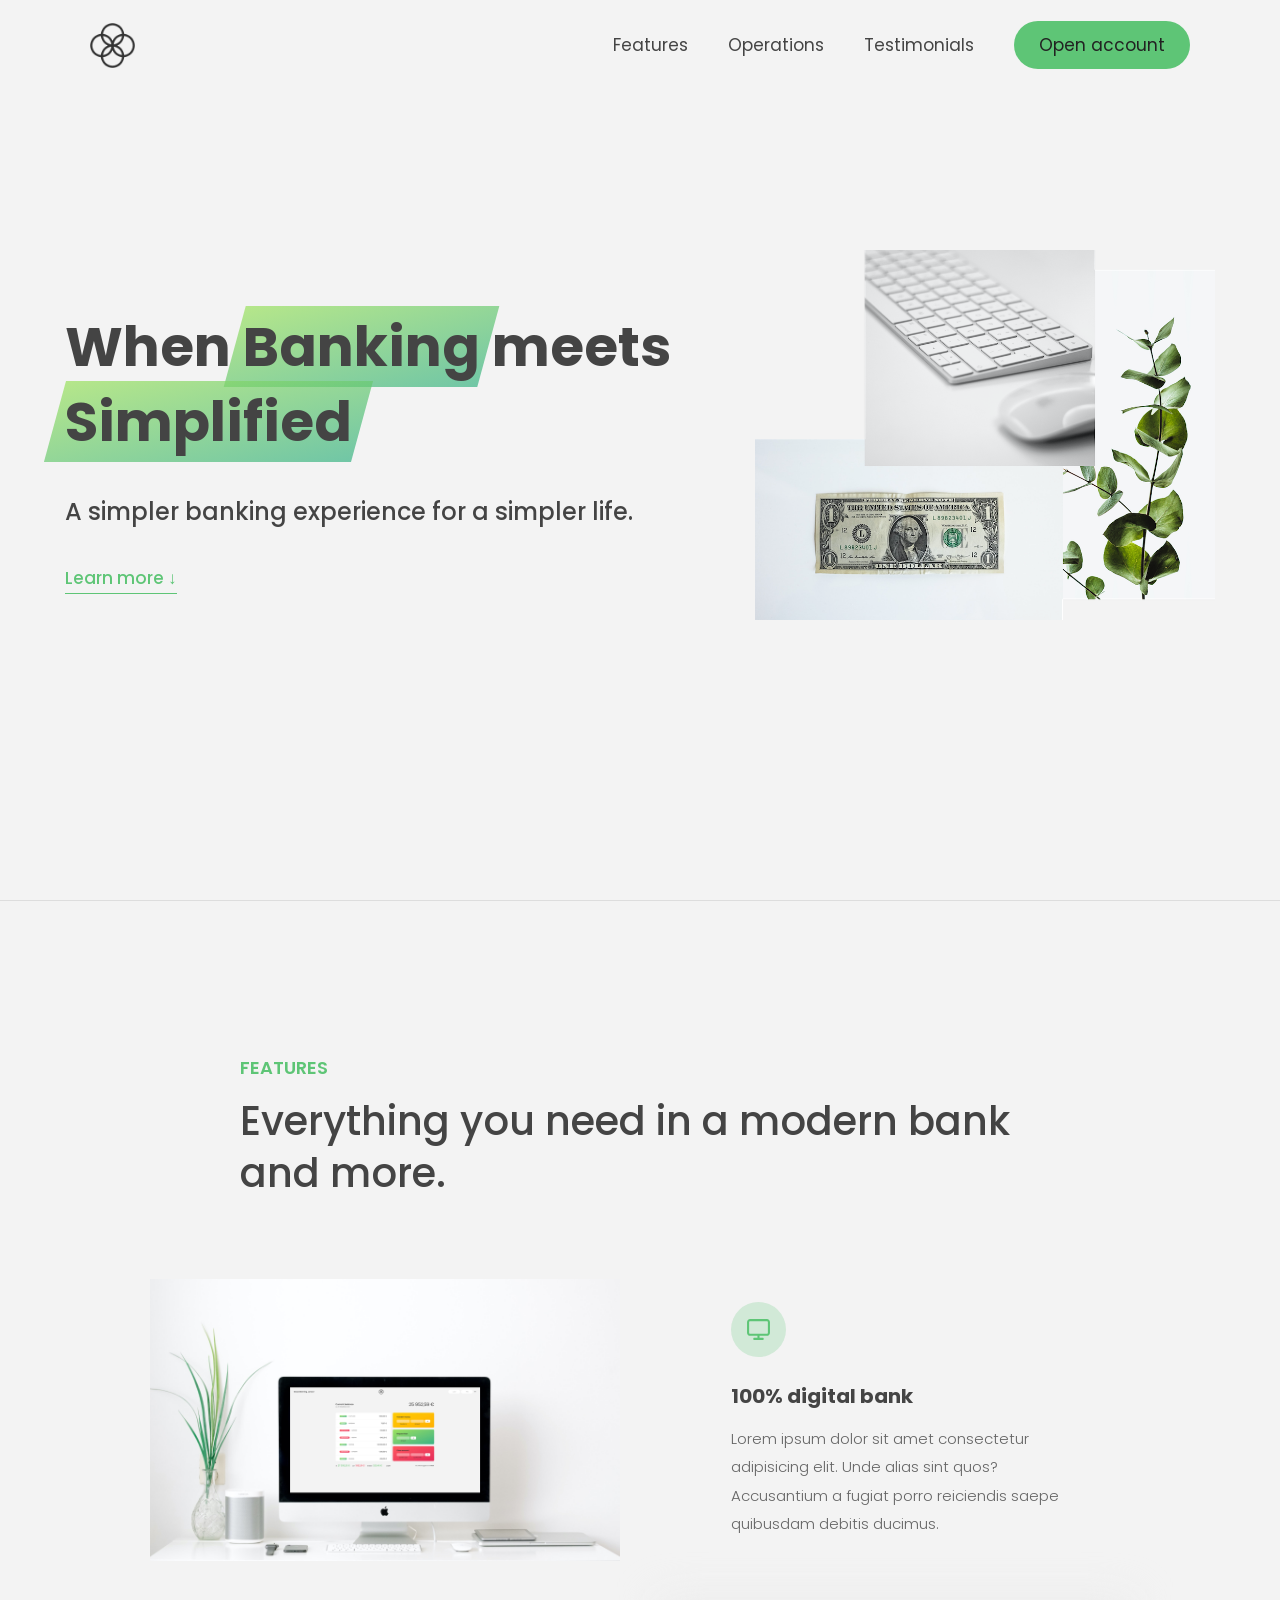
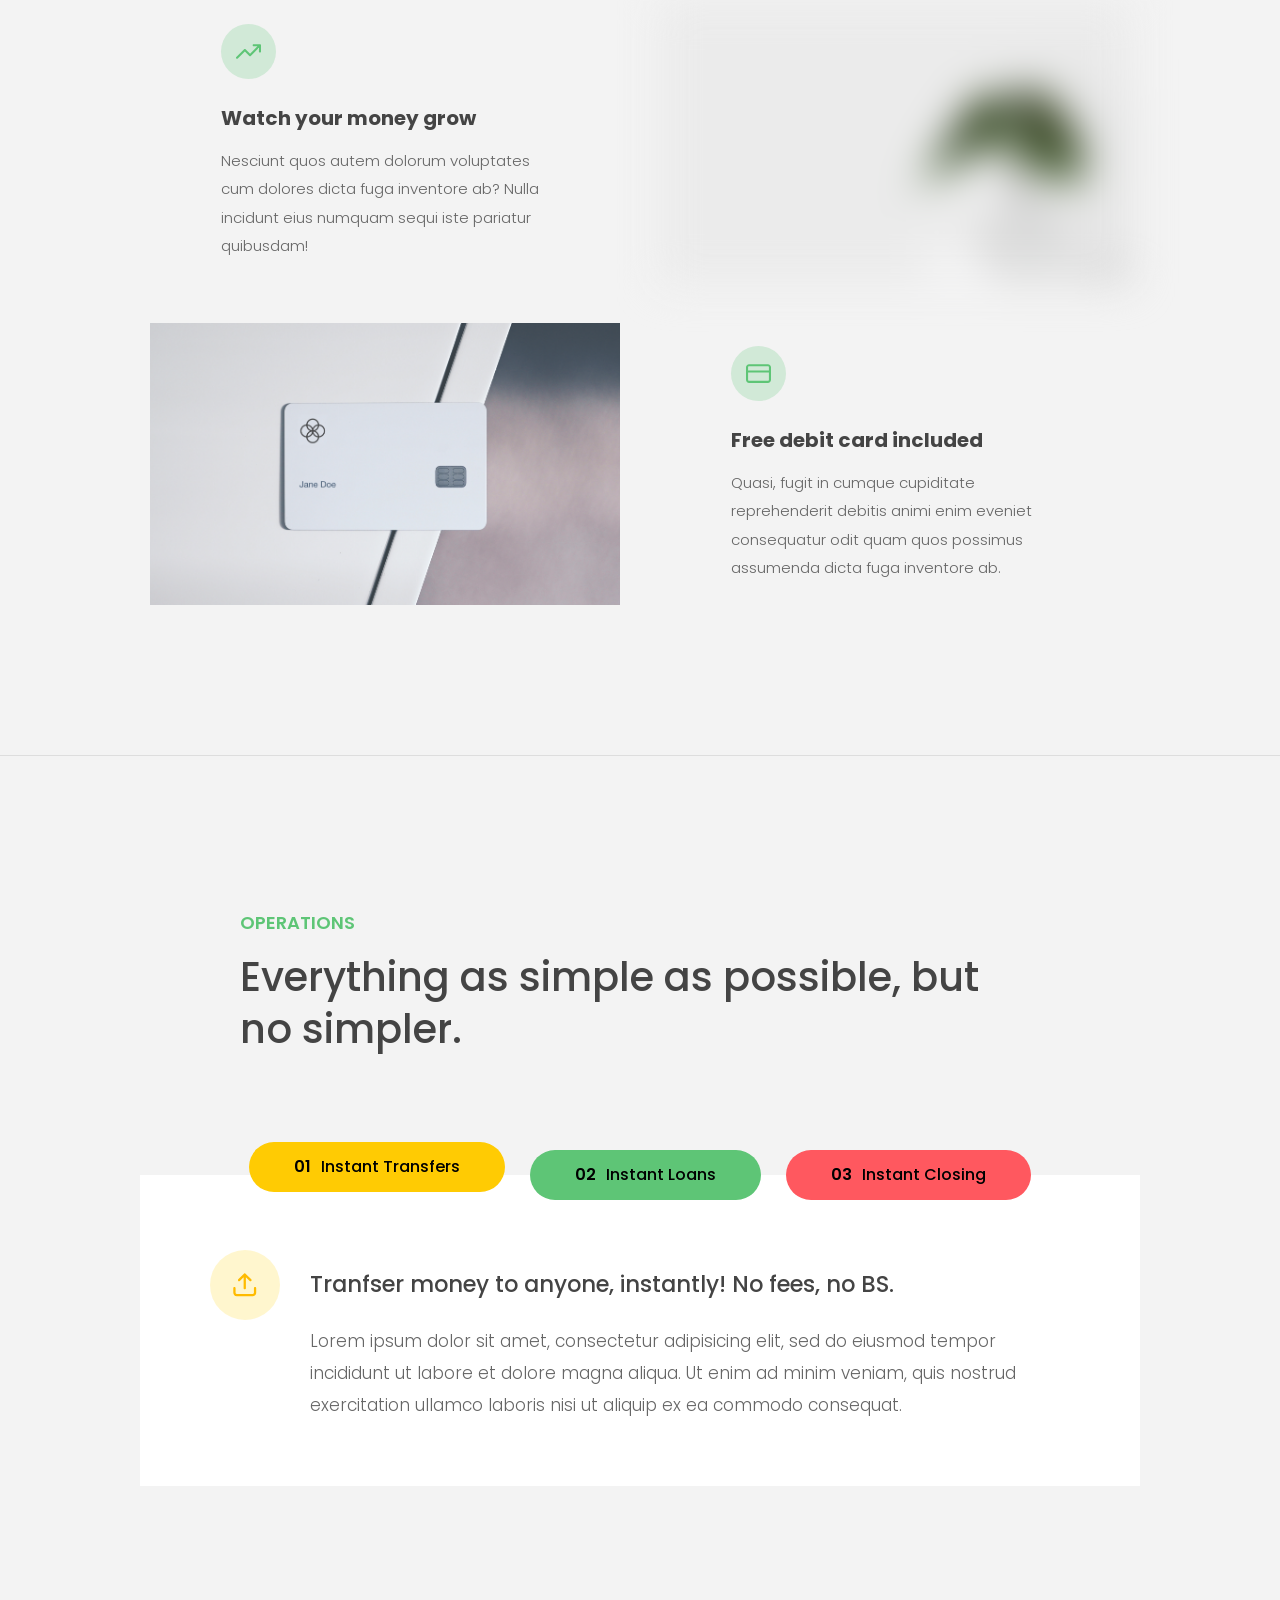
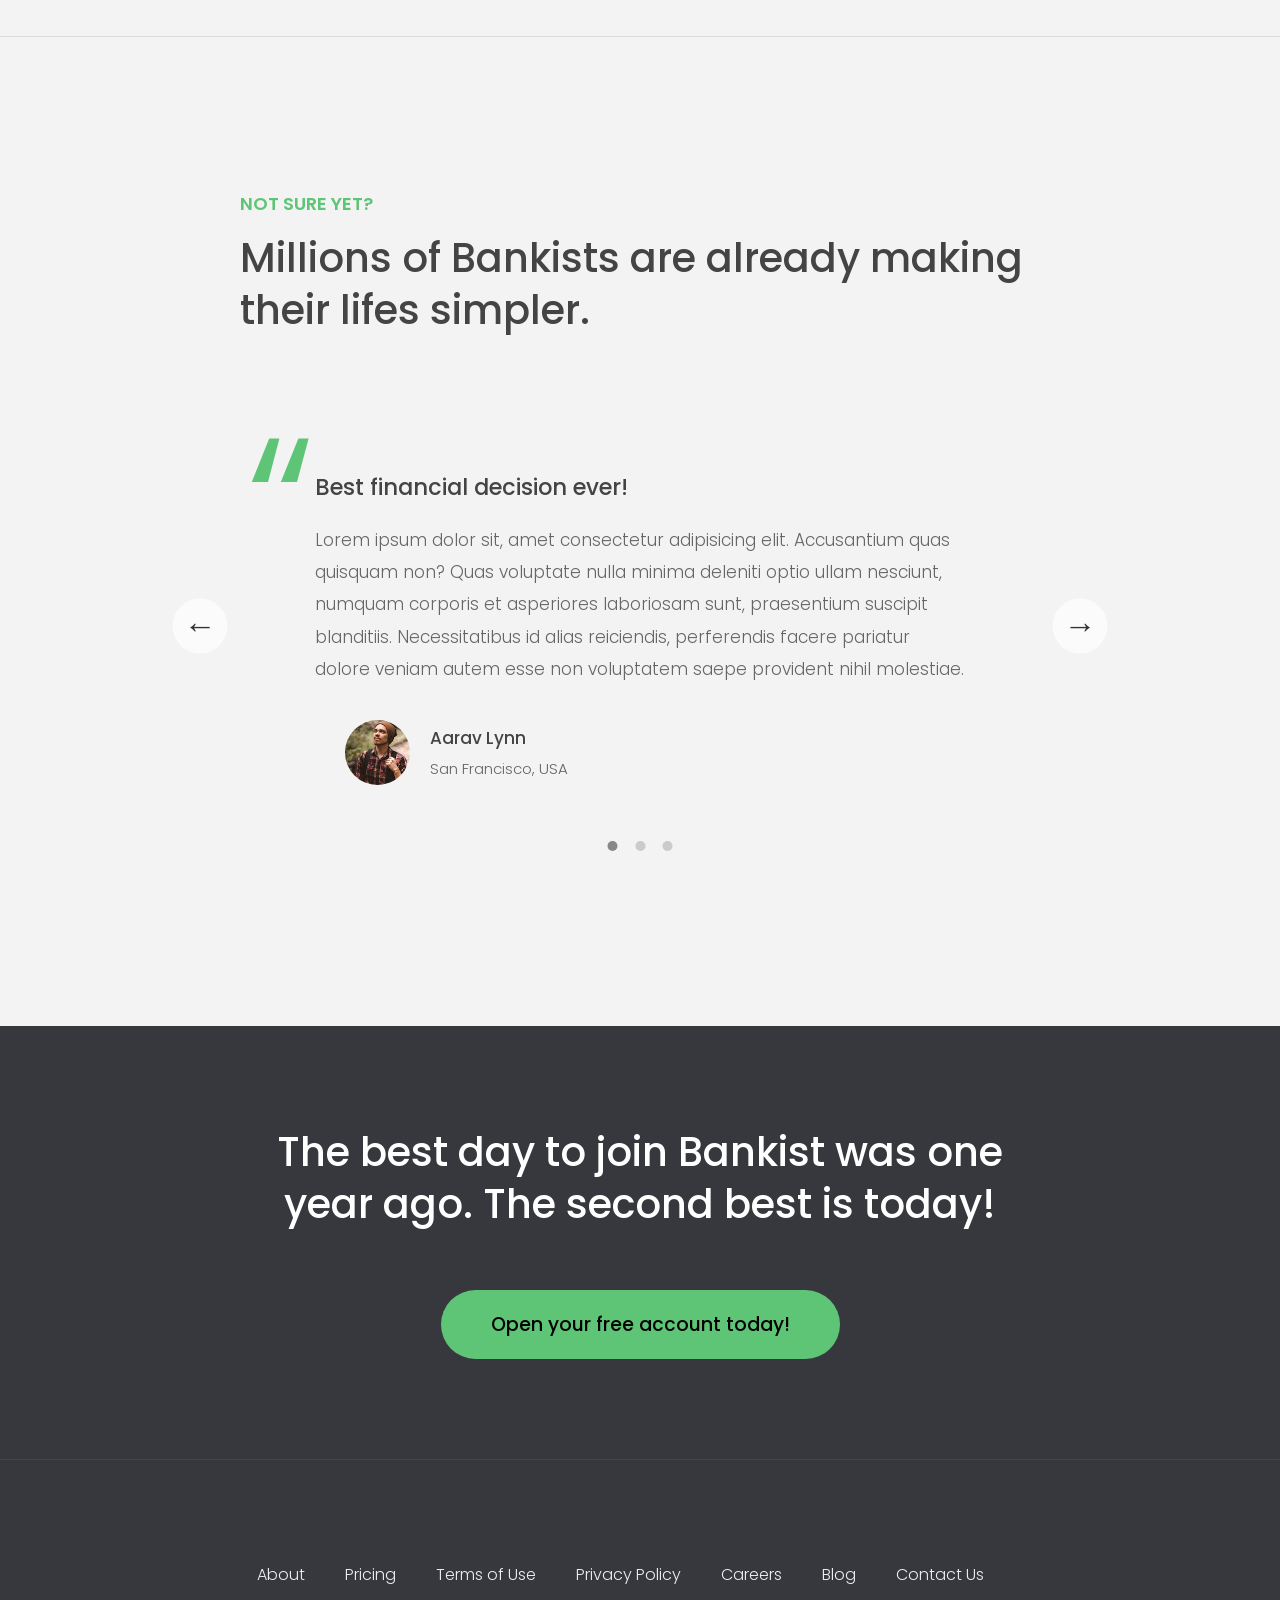
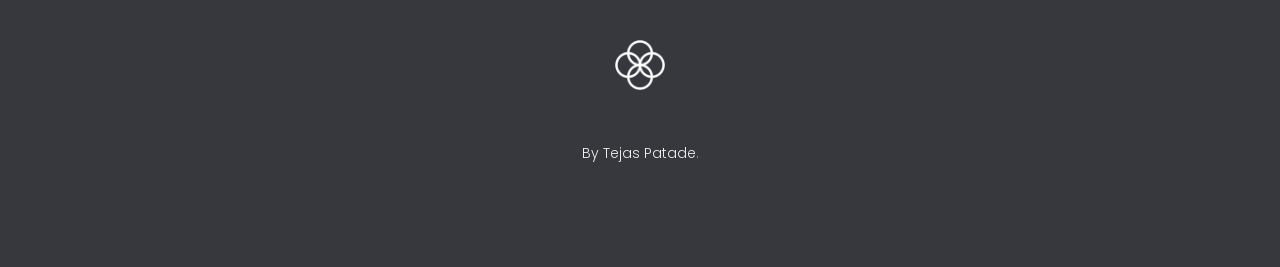
<file: index.html>
<!DOCTYPE html>
<html lang="en">
    <head>
        <meta charset="UTF-8" />
        <meta name="viewport" content="width=device-width, initial-scale=1.0" />
        <meta http-equiv="X-UA-Compatible" content="ie=edge" />
        <link rel="shortcut icon" type="image/png" href="img/favicon.ico" />

        <link
            href="https://fonts.googleapis.com/css?family=Poppins:300,400,500,600&display=swap"
            rel="stylesheet"
        />
        <link rel="stylesheet" href="style.css" />
        <title>Bankify | Banking, Simplified</title>
        <script defer src="script.js"></script>
    </head>
    <body>
        <header class="header">
            <nav class="nav">
                <img
                    src="logo.png"
                    alt="Bankist logo"
                    class="nav__logo"
                    id="logo"
                />
                <ul class="nav__links">
                    <li class="nav__item">
                        <a class="nav__link" href="#section--1">Features</a>
                    </li>
                    <li class="nav__item">
                        <a class="nav__link" href="#section--2">Operations</a>
                    </li>
                    <li class="nav__item">
                        <a class="nav__link" href="#section--3">Testimonials</a>
                    </li>
                    <li class="nav__item">
                        <a
                            class="nav__link nav__link--btn btn--show-modal"
                            href="#"
                            >Open account</a
                        >
                    </li>
                </ul>
            </nav>

            <div class="header__title">
                <h1>
                    When
                    <!-- Green highlight effect -->
                    <span class="highlight">Banking</span>
                    meets<br />
                    <span class="highlight">Simplified</span>
                </h1>
                <h4>A simpler banking experience for a simpler life.</h4>
                <button class="btn--text btn--scroll-to">
                    Learn more &DownArrow;
                </button>
                <img
                    src="img/hero.png"
                    class="header__img"
                    alt="Minimalist bank items"
                />
            </div>
        </header>

        <section class="section" id="section--1">
            <div class="section__title">
                <h2 class="section__description">Features</h2>
                <h3 class="section__header">
                    Everything you need in a modern bank and more.
                </h3>
            </div>

            <div class="features">
                <img
                    src="img/digital-lazy.jpg"
                    data-src="img/digital.jpg"
                    alt="Computer"
                    class="features__img lazy-img"
                />
                <div class="features__feature">
                    <div class="features__icon">
                        <svg>
                            <use xlink:href="img/icons.svg#icon-monitor"></use>
                        </svg>
                    </div>
                    <h5 class="features__header">100% digital bank</h5>
                    <p>
                        Lorem ipsum dolor sit amet consectetur adipisicing elit.
                        Unde alias sint quos? Accusantium a fugiat porro
                        reiciendis saepe quibusdam debitis ducimus.
                    </p>
                </div>

                <div class="features__feature">
                    <div class="features__icon">
                        <svg>
                            <use
                                xlink:href="img/icons.svg#icon-trending-up"
                            ></use>
                        </svg>
                    </div>
                    <h5 class="features__header">Watch your money grow</h5>
                    <p>
                        Nesciunt quos autem dolorum voluptates cum dolores dicta
                        fuga inventore ab? Nulla incidunt eius numquam sequi
                        iste pariatur quibusdam!
                    </p>
                </div>
                <img
                    src="img/grow-lazy.jpg"
                    data-src="img/grow.jpg"
                    alt="Plant"
                    class="features__img lazy-img"
                />

                <img
                    src="img/card-lazy.jpg"
                    data-src="img/card.jpg"
                    alt="Credit card"
                    class="features__img lazy-img"
                />
                <div class="features__feature">
                    <div class="features__icon">
                        <svg>
                            <use
                                xlink:href="img/icons.svg#icon-credit-card"
                            ></use>
                        </svg>
                    </div>
                    <h5 class="features__header">Free debit card included</h5>
                    <p>
                        Quasi, fugit in cumque cupiditate reprehenderit debitis
                        animi enim eveniet consequatur odit quam quos possimus
                        assumenda dicta fuga inventore ab.
                    </p>
                </div>
            </div>
        </section>

        <section class="section" id="section--2">
            <div class="section__title">
                <h2 class="section__description">Operations</h2>
                <h3 class="section__header">
                    Everything as simple as possible, but no simpler.
                </h3>
            </div>

            <div class="operations">
                <div class="operations__tab-container">
                    <button
                        class="btn operations__tab operations__tab--1 operations__tab--active"
                        data-tab="1"
                    >
                        <span>01</span>Instant Transfers
                    </button>
                    <button
                        class="btn operations__tab operations__tab--2"
                        data-tab="2"
                    >
                        <span>02</span>Instant Loans
                    </button>
                    <button
                        class="btn operations__tab operations__tab--3"
                        data-tab="3"
                    >
                        <span>03</span>Instant Closing
                    </button>
                </div>
                <div
                    class="operations__content operations__content--1 operations__content--active"
                >
                    <div class="operations__icon operations__icon--1">
                        <svg>
                            <use xlink:href="img/icons.svg#icon-upload"></use>
                        </svg>
                    </div>
                    <h5 class="operations__header">
                        Tranfser money to anyone, instantly! No fees, no BS.
                    </h5>
                    <p>
                        Lorem ipsum dolor sit amet, consectetur adipisicing
                        elit, sed do eiusmod tempor incididunt ut labore et
                        dolore magna aliqua. Ut enim ad minim veniam, quis
                        nostrud exercitation ullamco laboris nisi ut aliquip ex
                        ea commodo consequat.
                    </p>
                </div>

                <div class="operations__content operations__content--2">
                    <div class="operations__icon operations__icon--2">
                        <svg>
                            <use xlink:href="img/icons.svg#icon-home"></use>
                        </svg>
                    </div>
                    <h5 class="operations__header">
                        Buy a home or make your dreams come true, with instant
                        loans.
                    </h5>
                    <p>
                        Duis aute irure dolor in reprehenderit in voluptate
                        velit esse cillum dolore eu fugiat nulla pariatur.
                        Excepteur sint occaecat cupidatat non proident, sunt in
                        culpa qui officia deserunt mollit anim id est laborum.
                    </p>
                </div>

                <div class="operations__content operations__content--3">
                    <div class="operations__icon operations__icon--3">
                        <svg>
                            <use xlink:href="img/icons.svg#icon-user-x"></use>
                        </svg>
                    </div>
                    <h5 class="operations__header">
                        No longer need your account? No problem! Close it
                        instantly.
                    </h5>
                    <p>
                        Excepteur sint occaecat cupidatat non proident, sunt in
                        culpa qui officia deserunt mollit anim id est laborum.
                        Ut enim ad minim veniam, quis nostrud exercitation
                        ullamco laboris nisi ut aliquip ex ea commodo consequat.
                    </p>
                </div>
            </div>
        </section>

        <section class="section" id="section--3">
            <div class="section__title section__title--testimonials">
                <h2 class="section__description">Not sure yet?</h2>
                <h3 class="section__header">
                    Millions of Bankists are already making their lifes simpler.
                </h3>
            </div>

            <div class="slider">
                <div class="slide slide--1">
                    <div class="testimonial">
                        <h5 class="testimonial__header">
                            Best financial decision ever!
                        </h5>
                        <blockquote class="testimonial__text">
                            Lorem ipsum dolor sit, amet consectetur adipisicing
                            elit. Accusantium quas quisquam non? Quas voluptate
                            nulla minima deleniti optio ullam nesciunt, numquam
                            corporis et asperiores laboriosam sunt, praesentium
                            suscipit blanditiis. Necessitatibus id alias
                            reiciendis, perferendis facere pariatur dolore
                            veniam autem esse non voluptatem saepe provident
                            nihil molestiae.
                        </blockquote>
                        <address class="testimonial__author">
                            <img
                                src="img/user-1.jpg"
                                alt=""
                                class="testimonial__photo"
                            />
                            <h6 class="testimonial__name">Aarav Lynn</h6>
                            <p class="testimonial__location">
                                San Francisco, USA
                            </p>
                        </address>
                    </div>
                </div>

                <div class="slide slide--2">
                    <div class="testimonial">
                        <h5 class="testimonial__header">
                            The last step to becoming a complete minimalist
                        </h5>
                        <blockquote class="testimonial__text">
                            Quisquam itaque deserunt ullam, quia ea repellendus
                            provident, ducimus neque ipsam modi voluptatibus
                            doloremque, corrupti laborum. Incidunt numquam
                            perferendis veritatis neque repellendus. Lorem,
                            ipsum dolor sit amet consectetur adipisicing elit.
                            Illo deserunt exercitationem deleniti.
                        </blockquote>
                        <address class="testimonial__author">
                            <img
                                src="img/user-2.jpg"
                                alt=""
                                class="testimonial__photo"
                            />
                            <h6 class="testimonial__name">Miyah Miles</h6>
                            <p class="testimonial__location">London, UK</p>
                        </address>
                    </div>
                </div>

                <div class="slide slide--3">
                    <div class="testimonial">
                        <h5 class="testimonial__header">
                            Finally free from old-school banks
                        </h5>
                        <blockquote class="testimonial__text">
                            Debitis, nihil sit minus suscipit magni aperiam vel
                            tenetur incidunt commodi architecto numquam omnis
                            nulla autem, necessitatibus blanditiis modi
                            similique quidem. Odio aliquam culpa dicta beatae
                            quod maiores ipsa minus consequatur error sunt,
                            deleniti saepe aliquid quos inventore sequi.
                            Necessitatibus id alias reiciendis, perferendis
                            facere.
                        </blockquote>
                        <address class="testimonial__author">
                            <img
                                src="img/user-3.jpg"
                                alt=""
                                class="testimonial__photo"
                            />
                            <h6 class="testimonial__name">Francisco Gomes</h6>
                            <p class="testimonial__location">
                                Lisbon, Portugal
                            </p>
                        </address>
                    </div>
                </div>

                <button class="slider__btn slider__btn--left">&larr;</button>
                <button class="slider__btn slider__btn--right">&rarr;</button>
                <div class="dots"></div>
            </div>
        </section>

        <section class="section section--sign-up">
            <div class="section__title">
                <h3 class="section__header">
                    The best day to join Bankist was one year ago. The second
                    best is today!
                </h3>
            </div>
            <button class="btn btn--show-modal">
                Open your free account today!
            </button>
        </section>

        <footer class="footer">
            <ul class="footer__nav">
                <li class="footer__item">
                    <a class="footer__link" href="">About</a>
                </li>
                <li class="footer__item">
                    <a class="footer__link" href="">Pricing</a>
                </li>
                <li class="footer__item">
                    <a class="footer__link" href="">Terms of Use</a>
                </li>
                <li class="footer__item">
                    <a class="footer__link" href="">Privacy Policy</a>
                </li>
                <li class="footer__item">
                    <a class="footer__link" href="">Careers</a>
                </li>
                <li class="footer__item">
                    <a class="footer__link" href="">Blog</a>
                </li>
                <li class="footer__item">
                    <a class="footer__link" href="">Contact Us</a>
                </li>
            </ul>
            <img src="img/icon.png" alt="Logo" class="footer__logo" />
            <p class="footer__copyright">
                <a
                    class="footer__link twitter-link"
                    target="_blank"
                    href="https://twitter.com/tejaspatade1"
                    >By Tejas Patade</a
                >.
            </p>
        </footer>

        <div class="modal hidden">
            <button class="btn--close-modal">&times;</button>
            <h2 class="modal__header">
                Open your bank account <br />
                in just <span class="highlight">5 minutes</span>
            </h2>
            <form class="modal__form" action="bankify.html">
                <label>First Name</label>
                <input type="text" />
                <label>Last Name</label>
                <input type="text" />
                <label>Email Address</label>
                <input type="email" />
                <button class="btn">Next step &rarr;</button>
            </form>
        </div>
        <div class="overlay hidden"></div>
    </body>
</html>
</file>
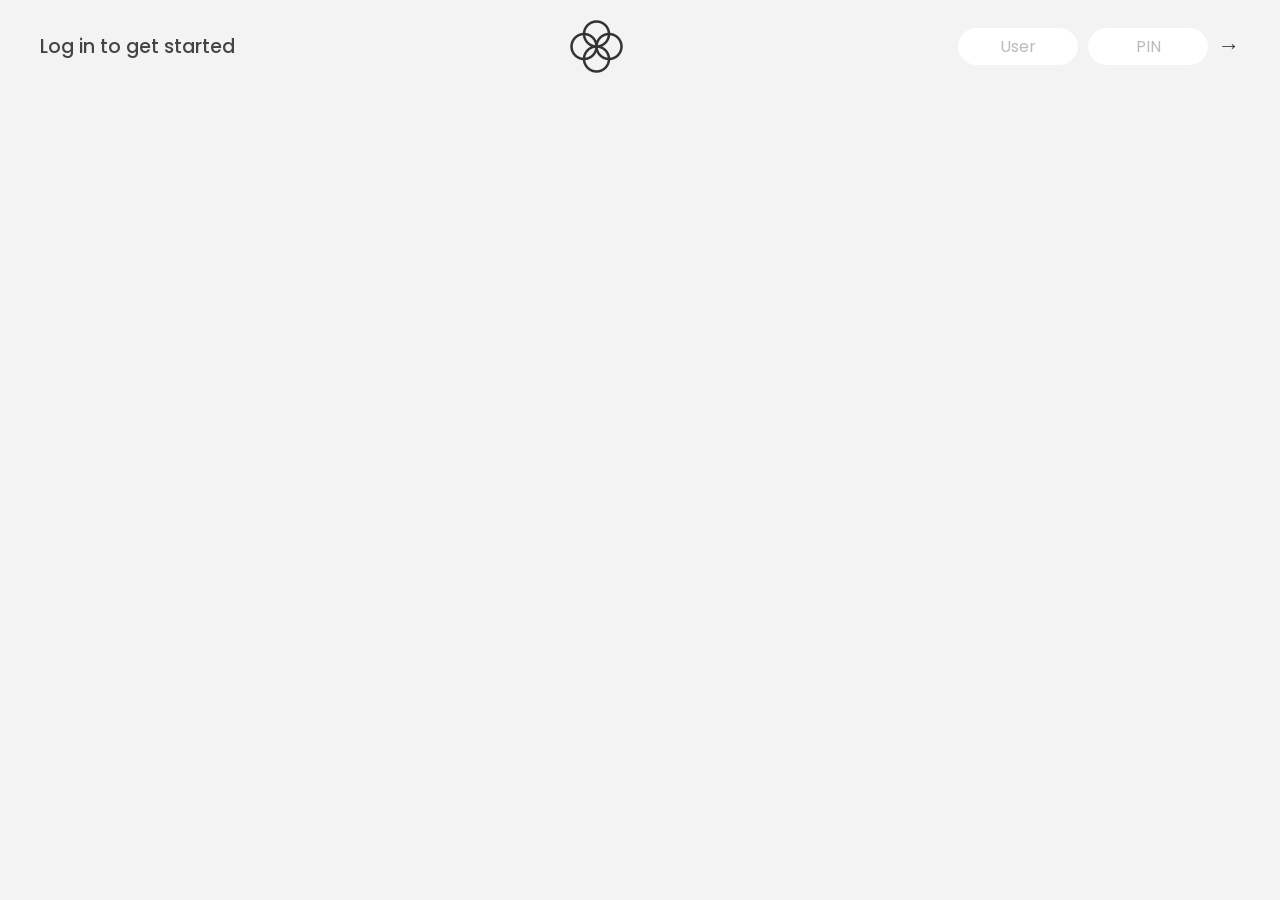
<file: bankify.html>
<!DOCTYPE html>
<html lang="en">
    <head>
        <meta charset="UTF-8" />
        <meta name="viewport" content="width=device-width, initial-scale=1.0" />
        <meta http-equiv="X-UA-Compatible" content="ie=edge" />
        <link rel="shortcut icon" type="image/png" href="icon.png" />

        <link
            href="https://fonts.googleapis.com/css?family=Poppins:400,500,600&display=swap"
            rel="stylesheet"
        />

        <link rel="stylesheet" href="style-bankify.css" />
        <script defer src="script-bankify.js"></script>

        <title>Bankist</title>
    </head>
    <body>
        <!-- TOP NAVIGATION -->
        <nav>
            <p class="welcome">Log in to get started</p>
            <img src="logo.png" alt="Logo" class="logo" />
            <form class="login">
                <input
                    type="text"
                    placeholder="User"
                    class="login__input login__input--user"
                />
                <!-- In practice, use type="password" -->
                <input
                    type="text"
                    placeholder="PIN"
                    maxlength="4"
                    class="login__input login__input--pin"
                />
                <button class="login__btn">&rarr;</button>
            </form>
        </nav>

        <main class="app">
            <!-- BALANCE -->
            <div class="balance">
                <div>
                    <p class="balance__label">Current balance</p>
                    <p class="balance__date">
                        As of <span class="date">05/03/2037</span>
                    </p>
                </div>
                <p class="balance__value">0000€</p>
            </div>

            <!-- MOVEMENTS -->
            <div class="movements">
                <div class="movements__row">
                    <div class="movements__type movements__type--deposit">
                        2 deposit
                    </div>
                    <div class="movements__date">3 days ago</div>
                    <div class="movements__value">4 000€</div>
                </div>
                <div class="movements__row">
                    <div class="movements__type movements__type--withdrawal">
                        1 withdrawal
                    </div>
                    <div class="movements__date">24/01/2037</div>
                    <div class="movements__value">-378€</div>
                </div>
            </div>

            <!-- SUMMARY -->
            <div class="summary">
                <p class="summary__label">In</p>
                <p class="summary__value summary__value--in">0000€</p>
                <p class="summary__label">Out</p>
                <p class="summary__value summary__value--out">0000€</p>
                <p class="summary__label">Interest</p>
                <p class="summary__value summary__value--interest">0000€</p>
                <button class="btn--sort">&downarrow; SORT</button>
            </div>

            <!-- OPERATION: TRANSFERS -->
            <div class="operation operation--transfer">
                <h2>Transfer money</h2>
                <form class="form form--transfer">
                    <input type="text" class="form__input form__input--to" />
                    <input
                        type="number"
                        class="form__input form__input--amount"
                    />
                    <button class="form__btn form__btn--transfer">
                        &rarr;
                    </button>
                    <label class="form__label">Transfer to</label>
                    <label class="form__label">Amount</label>
                </form>
            </div>

            <!-- OPERATION: LOAN -->
            <div class="operation operation--loan">
                <h2>Request loan</h2>
                <form class="form form--loan">
                    <input
                        type="number"
                        class="form__input form__input--loan-amount"
                    />
                    <button class="form__btn form__btn--loan">&rarr;</button>
                    <label class="form__label form__label--loan">Amount</label>
                </form>
            </div>

            <!-- OPERATION: CLOSE -->
            <div class="operation operation--close">
                <h2>Close account</h2>
                <form class="form form--close">
                    <input type="text" class="form__input form__input--user" />
                    <input
                        type="password"
                        maxlength="6"
                        class="form__input form__input--pin"
                    />
                    <button class="form__btn form__btn--close">&rarr;</button>
                    <label class="form__label">Confirm user</label>
                    <label class="form__label">Confirm PIN</label>
                </form>
            </div>

            <!-- LOGOUT TIMER -->
            <p class="logout-timer">
                You will be logged out in <span class="timer">05:00</span>
            </p>
        </main>
    </body>
</html>
</file>
<file: style.css>
/* The page is NOT responsive. You can implement responsiveness yourself if you wanna have some fun 😃 */

:root {
    --color-primary: #5ec576;
    --color-secondary: #ffcb03;
    --color-tertiary: #ff585f;
    --color-primary-darker: #4bbb7d;
    --color-secondary-darker: #ffbb00;
    --color-tertiary-darker: #fd424b;
    --color-primary-opacity: #5ec5763a;
    --color-secondary-opacity: #ffcd0331;
    --color-tertiary-opacity: #ff58602d;
    --gradient-primary: linear-gradient(to top left, #39b385, #9be15d);
    --gradient-secondary: linear-gradient(to top left, #ffb003, #ffcb03);
}

* {
    margin: 0;
    padding: 0;
    box-sizing: inherit;
}

html {
    font-size: 62.5%;
    box-sizing: border-box;
}

body {
    font-family: "Poppins", sans-serif;
    font-weight: 300;
    color: #444;
    line-height: 1.9;
    background-color: #f3f3f3;
}

/* GENERAL ELEMENTS */
.section {
    padding: 15rem 3rem;
    border-top: 1px solid #ddd;

    transition: transform 1s, opacity 1s;
}

.section--hidden {
    opacity: 0;
    transform: translateY(8rem);
}

.section__title {
    max-width: 80rem;
    margin: 0 auto 8rem auto;
}

.section__description {
    font-size: 1.8rem;
    font-weight: 600;
    text-transform: uppercase;
    color: var(--color-primary);
    margin-bottom: 1rem;
}

.section__header {
    font-size: 4rem;
    line-height: 1.3;
    font-weight: 500;
}

.btn {
    display: inline-block;
    background-color: var(--color-primary);
    font-size: 1.6rem;
    font-family: inherit;
    font-weight: 500;
    border: none;
    padding: 1.25rem 4.5rem;
    border-radius: 10rem;
    cursor: pointer;
    transition: all 0.3s;
}

.btn:hover {
    background-color: var(--color-primary-darker);
}

.btn--text {
    display: inline-block;
    background: none;
    font-size: 1.7rem;
    font-family: inherit;
    font-weight: 500;
    color: var(--color-primary);
    border: none;
    border-bottom: 1px solid currentColor;
    padding-bottom: 2px;
    cursor: pointer;
    transition: all 0.3s;
}

p {
    color: #666;
}

/* This is BAD for accessibility! Don't do in the real world! */
button:focus {
    outline: none;
}

img {
    transition: filter 0.5s;
}

.lazy-img {
    filter: blur(20px);
}

/* NAVIGATION */
.nav {
    display: flex;
    justify-content: space-between;
    align-items: center;
    height: 9rem;
    width: 100%;
    padding: 0 6rem;
    z-index: 100;
}

/* nav and stickly class at the same time */
.nav.sticky {
    position: fixed;
    background-color: rgba(255, 255, 255, 0.95);
}

.nav__logo {
    height: 4.5rem;
    transition: all 0.3s;
}

.nav__links {
    display: flex;
    align-items: center;
    list-style: none;
}

.nav__item {
    margin-left: 4rem;
}

.nav__link:link,
.nav__link:visited {
    font-size: 1.7rem;
    font-weight: 400;
    color: inherit;
    text-decoration: none;
    display: block;
    transition: all 0.3s;
}

.nav__link--btn:link,
.nav__link--btn:visited {
    padding: 0.8rem 2.5rem;
    border-radius: 3rem;
    background-color: var(--color-primary);
    color: #222;
}

.nav__link--btn:hover,
.nav__link--btn:active {
    color: inherit;
    background-color: var(--color-primary-darker);
    color: #333;
}

/* HEADER */
.header {
    padding: 0 3rem;
    height: 100vh;
    display: flex;
    flex-direction: column;
    align-items: center;
}

.header__title {
    flex: 1;

    max-width: 115rem;
    display: grid;
    grid-template-columns: 3fr 2fr;
    row-gap: 3rem;
    align-content: center;
    justify-content: center;

    align-items: start;
    justify-items: start;
}

h1 {
    font-size: 5.5rem;
    line-height: 1.35;
}

h4 {
    font-size: 2.4rem;
    font-weight: 500;
}

.header__img {
    width: 100%;
    grid-column: 2 / 3;
    grid-row: 1 / span 4;
    transform: translateY(-6rem);
}

.highlight {
    position: relative;
}

.highlight::after {
    display: block;
    content: "";
    position: absolute;
    bottom: 0;
    left: 0;
    height: 100%;
    width: 100%;
    z-index: -1;
    opacity: 0.7;
    transform: scale(1.07, 1.05) skewX(-15deg);
    background-image: var(--gradient-primary);
}

/* FEATURES */
.features {
    display: grid;
    grid-template-columns: 1fr 1fr;
    gap: 4rem;
    margin: 0 12rem;
}

.features__img {
    width: 100%;
}

.features__feature {
    align-self: center;
    justify-self: center;
    width: 70%;
    font-size: 1.5rem;
}

.features__icon {
    display: flex;
    align-items: center;
    justify-content: center;
    background-color: var(--color-primary-opacity);
    height: 5.5rem;
    width: 5.5rem;
    border-radius: 50%;
    margin-bottom: 2rem;
}

.features__icon svg {
    height: 2.5rem;
    width: 2.5rem;
    fill: var(--color-primary);
}

.features__header {
    font-size: 2rem;
    margin-bottom: 1rem;
}

/* OPERATIONS */
.operations {
    max-width: 100rem;
    margin: 12rem auto 0 auto;

    background-color: #fff;
}

.operations__tab-container {
    display: flex;
    justify-content: center;
}

.operations__tab {
    margin-right: 2.5rem;
    transform: translateY(-50%);
}

.operations__tab span {
    margin-right: 1rem;
    font-weight: 600;
    display: inline-block;
}

.operations__tab--1 {
    background-color: var(--color-secondary);
}

.operations__tab--1:hover {
    background-color: var(--color-secondary-darker);
}

.operations__tab--3 {
    background-color: var(--color-tertiary);
    margin: 0;
}

.operations__tab--3:hover {
    background-color: var(--color-tertiary-darker);
}

.operations__tab--active {
    transform: translateY(-66%);
}

.operations__content {
    display: none;

    /* JUST PRESENTATIONAL */
    font-size: 1.7rem;
    padding: 2.5rem 7rem 6.5rem 7rem;
}

.operations__content--active {
    display: grid;
    grid-template-columns: 7rem 1fr;
    column-gap: 3rem;
    row-gap: 0.5rem;
}

.operations__header {
    font-size: 2.25rem;
    font-weight: 500;
    align-self: center;
}

.operations__icon {
    display: flex;
    align-items: center;
    justify-content: center;
    height: 7rem;
    width: 7rem;
    border-radius: 50%;
}

.operations__icon svg {
    height: 2.75rem;
    width: 2.75rem;
}

.operations__content p {
    grid-column: 2;
}

.operations__icon--1 {
    background-color: var(--color-secondary-opacity);
}
.operations__icon--2 {
    background-color: var(--color-primary-opacity);
}
.operations__icon--3 {
    background-color: var(--color-tertiary-opacity);
}
.operations__icon--1 svg {
    fill: var(--color-secondary-darker);
}
.operations__icon--2 svg {
    fill: var(--color-primary);
}
.operations__icon--3 svg {
    fill: var(--color-tertiary);
}

/* SLIDER */
.slider {
    max-width: 100rem;
    height: 50rem;
    margin: 0 auto;
    position: relative;

    /* IN THE END */
    overflow: hidden;
}

.slide {
    position: absolute;
    top: 0;
    width: 100%;
    height: 50rem;

    display: flex;
    align-items: center;
    justify-content: center;

    /* THIS creates the animation! */
    transition: transform 1s;
}

.slide > img {
    /* Only for images that have different size than slide */
    width: 100%;
    height: 100%;
    object-fit: cover;
}

.slider__btn {
    position: absolute;
    top: 50%;
    z-index: 10;

    border: none;
    background: rgba(255, 255, 255, 0.7);
    font-family: inherit;
    color: #333;
    border-radius: 50%;
    height: 5.5rem;
    width: 5.5rem;
    font-size: 3.25rem;
    cursor: pointer;
}

.slider__btn--left {
    left: 6%;
    transform: translate(-50%, -50%);
}

.slider__btn--right {
    right: 6%;
    transform: translate(50%, -50%);
}

.dots {
    position: absolute;
    bottom: 5%;
    left: 50%;
    transform: translateX(-50%);
    display: flex;
}

.dots__dot {
    border: none;
    background-color: #b9b9b9;
    opacity: 0.7;
    height: 1rem;
    width: 1rem;
    border-radius: 50%;
    margin-right: 1.75rem;
    cursor: pointer;
    transition: all 0.5s;

    /* Only necessary when overlying images */
    /* box-shadow: 0 0.6rem 1.5rem rgba(0, 0, 0, 0.7); */
}

.dots__dot:last-child {
    margin: 0;
}

.dots__dot--active {
    /* background-color: #fff; */
    background-color: #888;
    opacity: 1;
}

/* TESTIMONIALS */
.testimonial {
    width: 65%;
    position: relative;
}

.testimonial::before {
    content: "\201C";
    position: absolute;
    top: -5.7rem;
    left: -6.8rem;
    line-height: 1;
    font-size: 20rem;
    font-family: inherit;
    color: var(--color-primary);
    z-index: -1;
}

.testimonial__header {
    font-size: 2.25rem;
    font-weight: 500;
    margin-bottom: 1.5rem;
}

.testimonial__text {
    font-size: 1.7rem;
    margin-bottom: 3.5rem;
    color: #666;
}

.testimonial__author {
    margin-left: 3rem;
    font-style: normal;

    display: grid;
    grid-template-columns: 6.5rem 1fr;
    column-gap: 2rem;
}

.testimonial__photo {
    grid-row: 1 / span 2;
    width: 6.5rem;
    border-radius: 50%;
}

.testimonial__name {
    font-size: 1.7rem;
    font-weight: 500;
    align-self: end;
    margin: 0;
}

.testimonial__location {
    font-size: 1.5rem;
}

.section__title--testimonials {
    margin-bottom: 4rem;
}

/* SIGNUP */
.section--sign-up {
    background-color: #37383d;
    border-top: none;
    border-bottom: 1px solid #444;
    text-align: center;
    padding: 10rem 3rem;
}

.section--sign-up .section__header {
    color: #fff;
    text-align: center;
}

.section--sign-up .section__title {
    margin-bottom: 6rem;
}

.section--sign-up .btn {
    font-size: 1.9rem;
    padding: 2rem 5rem;
}

/* FOOTER */
.footer {
    padding: 10rem 3rem;
    background-color: #37383d;
}

.footer__nav {
    list-style: none;
    display: flex;
    justify-content: center;
    margin-bottom: 5rem;
}

.footer__item {
    margin-right: 4rem;
}

.footer__link {
    font-size: 1.6rem;
    color: #eee;
    text-decoration: none;
}

.footer__logo {
    height: 5rem;
    display: block;
    margin: 0 auto;
    margin-bottom: 5rem;
}

.footer__copyright {
    font-size: 1.4rem;
    color: #aaa;
    text-align: center;
}

.footer__copyright .footer__link {
    font-size: 1.4rem;
}

/* MODAL WINDOW */
.modal {
    position: fixed;
    top: 50%;
    left: 50%;
    transform: translate(-50%, -50%);
    max-width: 60rem;
    background-color: #f3f3f3;
    padding: 5rem 6rem;
    box-shadow: 0 4rem 6rem rgba(0, 0, 0, 0.3);
    z-index: 1000;
    transition: all 0.5s;
}

.overlay {
    position: fixed;
    top: 0;
    left: 0;
    width: 100%;
    height: 100%;
    background-color: rgba(0, 0, 0, 0.5);
    backdrop-filter: blur(4px);
    z-index: 100;
    transition: all 0.5s;
}

.modal__header {
    font-size: 3.25rem;
    margin-bottom: 4.5rem;
    line-height: 1.5;
}

.modal__form {
    margin: 0 3rem;
    display: grid;
    grid-template-columns: 1fr 2fr;
    align-items: center;
    gap: 2.5rem;
}

.modal__form label {
    font-size: 1.7rem;
    font-weight: 500;
}

.modal__form input {
    font-size: 1.7rem;
    padding: 1rem 1.5rem;
    border: 1px solid #ddd;
    border-radius: 0.5rem;
}

.modal__form button {
    grid-column: 1 / span 2;
    justify-self: center;
    margin-top: 1rem;
}

.btn--close-modal {
    font-family: inherit;
    color: inherit;
    position: absolute;
    top: 0.5rem;
    right: 2rem;
    font-size: 4rem;
    cursor: pointer;
    border: none;
    background: none;
}

.hidden {
    visibility: hidden;
    opacity: 0;
}

/* COOKIE MESSAGE */
.cookie-message {
    padding: 1rem;
    display: flex;
    align-items: center;
    justify-content: space-evenly;
    width: 100%;
    background-color: white;
    color: #bbb;
    font-size: 1.5rem;
    font-weight: 400;
}
</file>
<file: style-bankify.css>
* {
    margin: 0;
    padding: 0;
    box-sizing: inherit;
}

html {
    font-size: 62.5%;
    box-sizing: border-box;
}

body {
    font-family: "Poppins", sans-serif;
    color: #444;
    background-color: #f3f3f3;
    height: 100vh;
    padding: 2rem;
}

nav {
    display: flex;
    justify-content: space-between;
    align-items: center;
    padding: 0 2rem;
}

.welcome {
    font-size: 1.9rem;
    font-weight: 500;
}

.logo {
    height: 5.25rem;
}

.login {
    display: flex;
}

.login__input {
    border: none;
    padding: 0.5rem 2rem;
    font-size: 1.6rem;
    font-family: inherit;
    text-align: center;
    width: 12rem;
    border-radius: 10rem;
    margin-right: 1rem;
    color: inherit;
    border: 1px solid #fff;
    transition: all 0.3s;
}

.login__input:focus {
    outline: none;
    border: 1px solid #ccc;
}

.login__input::placeholder {
    color: #bbb;
}

.login__btn {
    border: none;
    background: none;
    font-size: 2.2rem;
    color: inherit;
    cursor: pointer;
    transition: all 0.3s;
}

.login__btn:hover,
.login__btn:focus,
.btn--sort:hover,
.btn--sort:focus {
    outline: none;
    color: #777;
}

/* MAIN */
.app {
    position: relative;
    max-width: 100rem;
    margin: 4rem auto;
    display: grid;
    grid-template-columns: 4fr 3fr;
    grid-template-rows: auto repeat(3, 15rem) auto;
    gap: 2rem;

    /* NOTE This creates the fade in/out anumation */
    opacity: 0;
    transition: all 1s;
}

.balance {
    grid-column: 1 / span 2;
    display: flex;
    align-items: flex-end;
    justify-content: space-between;
    margin-bottom: 2rem;
}

.balance__label {
    font-size: 2.2rem;
    font-weight: 500;
    margin-bottom: -0.2rem;
}

.balance__date {
    font-size: 1.4rem;
    color: #888;
}

.balance__value {
    font-size: 4.5rem;
    font-weight: 400;
}

/* MOVEMENTS */
.movements {
    grid-row: 2 / span 3;
    background-color: #fff;
    border-radius: 1rem;
    overflow: scroll;
}

.movements__row {
    padding: 2.25rem 4rem;
    display: flex;
    align-items: center;
    border-bottom: 1px solid #eee;
}

.movements__type {
    font-size: 1.1rem;
    text-transform: uppercase;
    font-weight: 500;
    color: #fff;
    padding: 0.1rem 1rem;
    border-radius: 10rem;
    margin-right: 2rem;
}

.movements__date {
    font-size: 1.1rem;
    text-transform: uppercase;
    font-weight: 500;
    color: #666;
}

.movements__type--deposit {
    background-image: linear-gradient(to top left, #39b385, #9be15d);
}

.movements__type--withdrawal {
    background-image: linear-gradient(to top left, #e52a5a, #ff585f);
}

.movements__value {
    font-size: 1.7rem;
    margin-left: auto;
}

/* SUMMARY */
.summary {
    grid-row: 5 / 6;
    display: flex;
    align-items: baseline;
    padding: 0 0.3rem;
    margin-top: 1rem;
}

.summary__label {
    font-size: 1.2rem;
    font-weight: 500;
    text-transform: uppercase;
    margin-right: 0.8rem;
}

.summary__value {
    font-size: 2.2rem;
    margin-right: 2.5rem;
}

.summary__value--in,
.summary__value--interest {
    color: #66c873;
}

.summary__value--out {
    color: #f5465d;
}

.btn--sort {
    margin-left: auto;
    border: none;
    background: none;
    font-size: 1.3rem;
    font-weight: 500;
    cursor: pointer;
}

/* OPERATIONS */
.operation {
    border-radius: 1rem;
    padding: 3rem 4rem;
    color: #333;
}

.operation--transfer {
    background-image: linear-gradient(to top left, #ffb003, #ffcb03);
}

.operation--loan {
    background-image: linear-gradient(to top left, #39b385, #9be15d);
}

.operation--close {
    background-image: linear-gradient(to top left, #e52a5a, #ff585f);
}

h2 {
    margin-bottom: 1.5rem;
    font-size: 1.7rem;
    font-weight: 600;
    color: #333;
}

.form {
    display: grid;
    grid-template-columns: 2.5fr 2.5fr 1fr;
    grid-template-rows: auto auto;
    gap: 0.4rem 1rem;
}

/* Exceptions for interst */
.form.form--loan {
    grid-template-columns: 2.5fr 1fr 2.5fr;
}
.form__label--loan {
    grid-row: 2;
}
/* End exceptions */

.form__input {
    width: 100%;
    border: none;
    background-color: rgba(255, 255, 255, 0.4);
    font-family: inherit;
    font-size: 1.5rem;
    text-align: center;
    color: #333;
    padding: 0.3rem 1rem;
    border-radius: 0.7rem;
    transition: all 0.3s;
}

.form__input:focus {
    outline: none;
    background-color: rgba(255, 255, 255, 0.6);
}

.form__label {
    font-size: 1.3rem;
    text-align: center;
}

.form__btn {
    border: none;
    border-radius: 0.7rem;
    font-size: 1.8rem;
    background-color: #fff;
    cursor: pointer;
    transition: all 0.3s;
}

.form__btn:focus {
    outline: none;
    background-color: rgba(255, 255, 255, 0.8);
}

.logout-timer {
    padding: 0 0.3rem;
    margin-top: 1.9rem;
    text-align: right;
    font-size: 1.25rem;
}

.timer {
    font-weight: 600;
}
</file>
